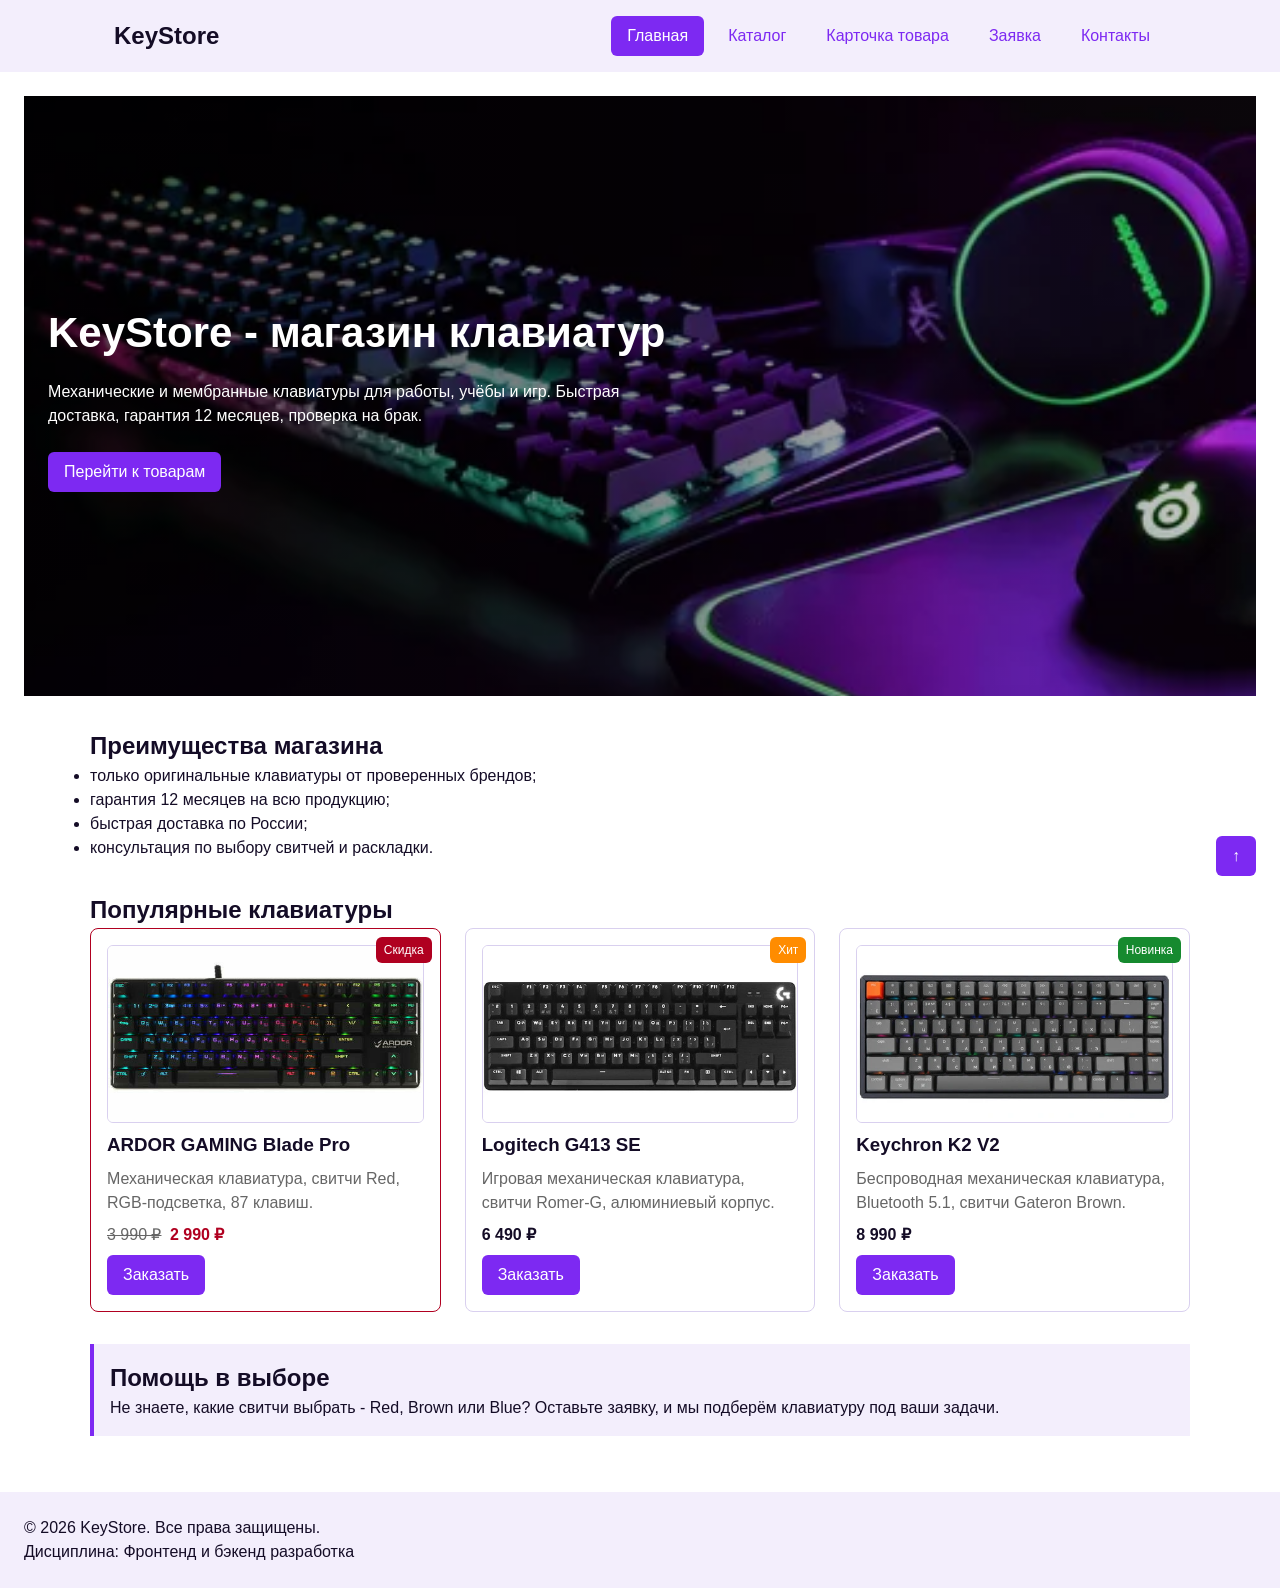
<file: index.html>
<!doctype html>
<html lang="ru">
  <head>
    <meta charset="UTF-8" />
    <meta name="viewport" content="width=device-width, initial-scale=1.0" />
    <meta
      name="description"
      content="KeyStore - учебный интернет-магазин механических и мембранных клавиатур. Каталог, характеристики, заявка."
    />
    <meta name="twitter:card" content="summary_large_image">
    <meta property="og:type" content="website" />
    <meta property="og:title" content="KeyStore - магазин клавиатур" />
    <meta
      property="og:description"
      content="Механические и мембранные клавиатуры для работы и игр."
    />
    <meta
      property="og:image"
      content="https://z1kax.github.io/kr1-html-css-shop/images/preview.jpg"
    />

    <title>KeyStore - магазин клавиатур</title>

    <link rel="icon" type="image/svg+xml" href="images/favicon.svg">
    <link rel="stylesheet" href="css/style.css" />
    <script src="js/main.js" defer></script>
  </head>
  <body>
    <header class="site-header">
      <div class="site-header__inner">
        <a class="site-header__logo" href="index.html">KeyStore</a>

        <nav class="site-nav" aria-label="Основная навигация">
          <ul class="site-nav__list">
            <li class="site-nav__item">
              <a class="site-nav__link site-nav__link--active" href="index.html"
                >Главная</a
              >
            </li>
            <li class="site-nav__item">
              <a class="site-nav__link" href="catalog.html">Каталог</a>
            </li>
            <li class="site-nav__item">
              <a class="site-nav__link" href="product.html">Карточка товара</a>
            </li>
            <li class="site-nav__item">
              <a class="site-nav__link" href="order.html">Заявка</a>
            </li>
            <li class="site-nav__item">
              <a class="site-nav__link" href="contacts.html">Контакты</a>
            </li>
          </ul>
        </nav>
      </div>
    </header>

    <main>
      <section class="hero">
        <div class="hero__background">
          <img class="hero__image" src="images/hero-keyboard.jpg" alt="" />
        </div>
        <div class="hero__content">
          <h1>KeyStore - магазин клавиатур</h1>
          <p>
            Механические и мембранные клавиатуры для работы, учёбы и игр.
            Быстрая доставка, гарантия 12 месяцев, проверка на брак.
          </p>
          <a class="button button--primary" href="#popular"
            >Перейти к товарам</a
          >
        </div>
      </section>

      <section class="section" id="advantages">
        <h2>Преимущества магазина</h2>
        <ul class="advantages-list">
          <li>только оригинальные клавиатуры от проверенных брендов;</li>
          <li>гарантия 12 месяцев на всю продукцию;</li>
          <li>быстрая доставка по России;</li>
          <li>консультация по выбору свитчей и раскладки.</li>
        </ul>
      </section>

      <section class="section" id="popular">
        <h2>Популярные клавиатуры</h2>

        <div class="products-grid">
          <article class="product-card product-card--discount">
            <span class="product-card__badge product-card__badge--discount"
              >Скидка</span
            >
            <div class="product-card__image-wrap">
              <img
                class="product-card__image"
                src="images/keyboard-ardor.jpg"
                alt="Механическая клавиатура ARDOR GAMING Blade Pro"
              />
            </div>
            <h3 class="product-card__title">ARDOR GAMING Blade Pro</h3>
            <p class="product-card__description">
              Механическая клавиатура, свитчи Red, RGB-подсветка, 87 клавиш.
            </p>
            <p class="product-card__price">
              <span class="product-card__price-old">3 990 ₽</span>
              2 990 ₽
            </p>
            <button
              class="button button--primary product-card__button"
              type="button"
              data-product="ARDOR GAMING Blade Pro"
            >
              Заказать
            </button>
          </article>

          <article class="product-card">
            <span class="product-card__badge product-card__badge--hit"
              >Хит</span
            >
            <div class="product-card__image-wrap">
              <img
                class="product-card__image"
                src="images/keyboard-logitech.jpg"
                alt="Игровая механическая клавиатура Logitech G413 SE"
              />
            </div>
            <h3 class="product-card__title">Logitech G413 SE</h3>
            <p class="product-card__description">
              Игровая механическая клавиатура, свитчи Romer-G, алюминиевый
              корпус.
            </p>
            <p class="product-card__price">6 490 ₽</p>
            <button
              class="button button--primary product-card__button"
              type="button"
              data-product="Logitech G413 SE"
            >
              Заказать
            </button>
          </article>

          <article class="product-card">
            <span class="product-card__badge product-card__badge--new"
              >Новинка</span
            >
            <div class="product-card__image-wrap">
              <img
                class="product-card__image"
                src="images/keyboard-keychron.jpg"
                alt="Беспроводная клавиатура Keychron K2 V2"
              />
            </div>
            <h3 class="product-card__title">Keychron K2 V2</h3>
            <p class="product-card__description">
              Беспроводная механическая клавиатура, Bluetooth 5.1, свитчи
              Gateron Brown.
            </p>
            <p class="product-card__price">8 990 ₽</p>
            <button
              class="button button--primary product-card__button"
              type="button"
              data-product="Keychron K2 V2"
            >
              Заказать
            </button>
          </article>
        </div>
      </section>

      <aside class="aside-info">
        <h2>Помощь в выборе</h2>
        <p>
          Не знаете, какие свитчи выбрать - Red, Brown или Blue? Оставьте
          заявку, и мы подберём клавиатуру под ваши задачи.
        </p>
      </aside>
    </main>

    <footer class="site-footer" id="contacts">
      <p>&copy; 2026 KeyStore. Все права защищены.</p>
      <p>Дисциплина: Фронтенд и бэкенд разработка</p>
    </footer>

    <dialog
      class="order-dialog"
      id="order-dialog"
      aria-labelledby="order-dialog-title"
    >
      <h2 class="order-dialog__title" id="order-dialog-title">
        Оформление заявки
      </h2>

      <form
        class="order-form"
        id="order-form"
        action="#"
        method="post"
        novalidate
      >
        <input id="selected-product" name="selected-product" type="hidden" />

        <div class="order-form__field">
          <label class="order-form__label" for="order-name">Имя</label>
          <input
            class="order-form__input"
            id="order-name"
            name="name"
            type="text"
            placeholder="Введите ваше имя"
            minlength="2"
            autocomplete="given-name"
            required
          />
        </div>

        <div class="order-form__field">
          <label class="order-form__label" for="order-email">E-mail</label>
          <input
            class="order-form__input"
            id="order-email"
            name="email"
            type="email"
            placeholder="example@mail.ru"
            autocomplete="email"
            required
          />
        </div>

        <div class="order-form__field">
          <label class="order-form__label" for="order-phone">Телефон</label>
          <input
            class="order-form__input"
            id="order-phone"
            name="phone"
            type="tel"
            inputmode="tel"
            placeholder="+7 (900) 000-00-00"
            pattern="^\+7 \(\d{3}\) \d{3}-\d{2}-\d{2}$"
            required
          />
          <small>Формат: +7 (900) 000-00-00</small>
        </div>

        <div class="order-form__field">
          <label class="order-form__label" for="order-date">Дата связи</label>
          <input
            class="order-form__input"
            id="order-date"
            name="date"
            type="date"
          />
        </div>

        <div class="order-form__field">
          <label class="order-form__label" for="order-topic">Тема заявки</label>
          <select
            class="order-form__select"
            id="order-topic"
            name="topic"
            required
          >
            <option value="">Выберите тему</option>
            <option value="product">Заказ клавиатуры</option>
            <option value="consultation">Консультация по выбору</option>
            <option value="delivery">Вопрос по доставке</option>
          </select>
        </div>

        <div class="order-form__field">
          <label class="order-form__label" for="order-comment"
            >Комментарий</label
          >
          <textarea
            class="order-form__textarea"
            id="order-comment"
            name="comment"
            rows="4"
            placeholder="Укажите дополнительную информацию"
          ></textarea>
        </div>

        <div class="order-form__field">
          <label class="order-form__label">
            <input
              class="order-form__input"
              id="order-agreement"
              name="agreement"
              type="checkbox"
              required
            />
            Я согласен на обработку данных
          </label>
        </div>

        <div class="order-form__actions">
          <button
            class="button button--secondary"
            type="button"
            id="close-order-dialog"
          >
            Закрыть
          </button>
          <button class="button button--primary" type="submit">
            Отправить заявку
          </button>
        </div>
      </form>
    </dialog>

    <p class="success-message" id="success-message" hidden>
      Форма успешно отправлена!
    </p>

    <a class="button button--primary scroll-top" href="#" aria-label="Наверх"
      >↑</a
    >
  </body>
</html>
</file>
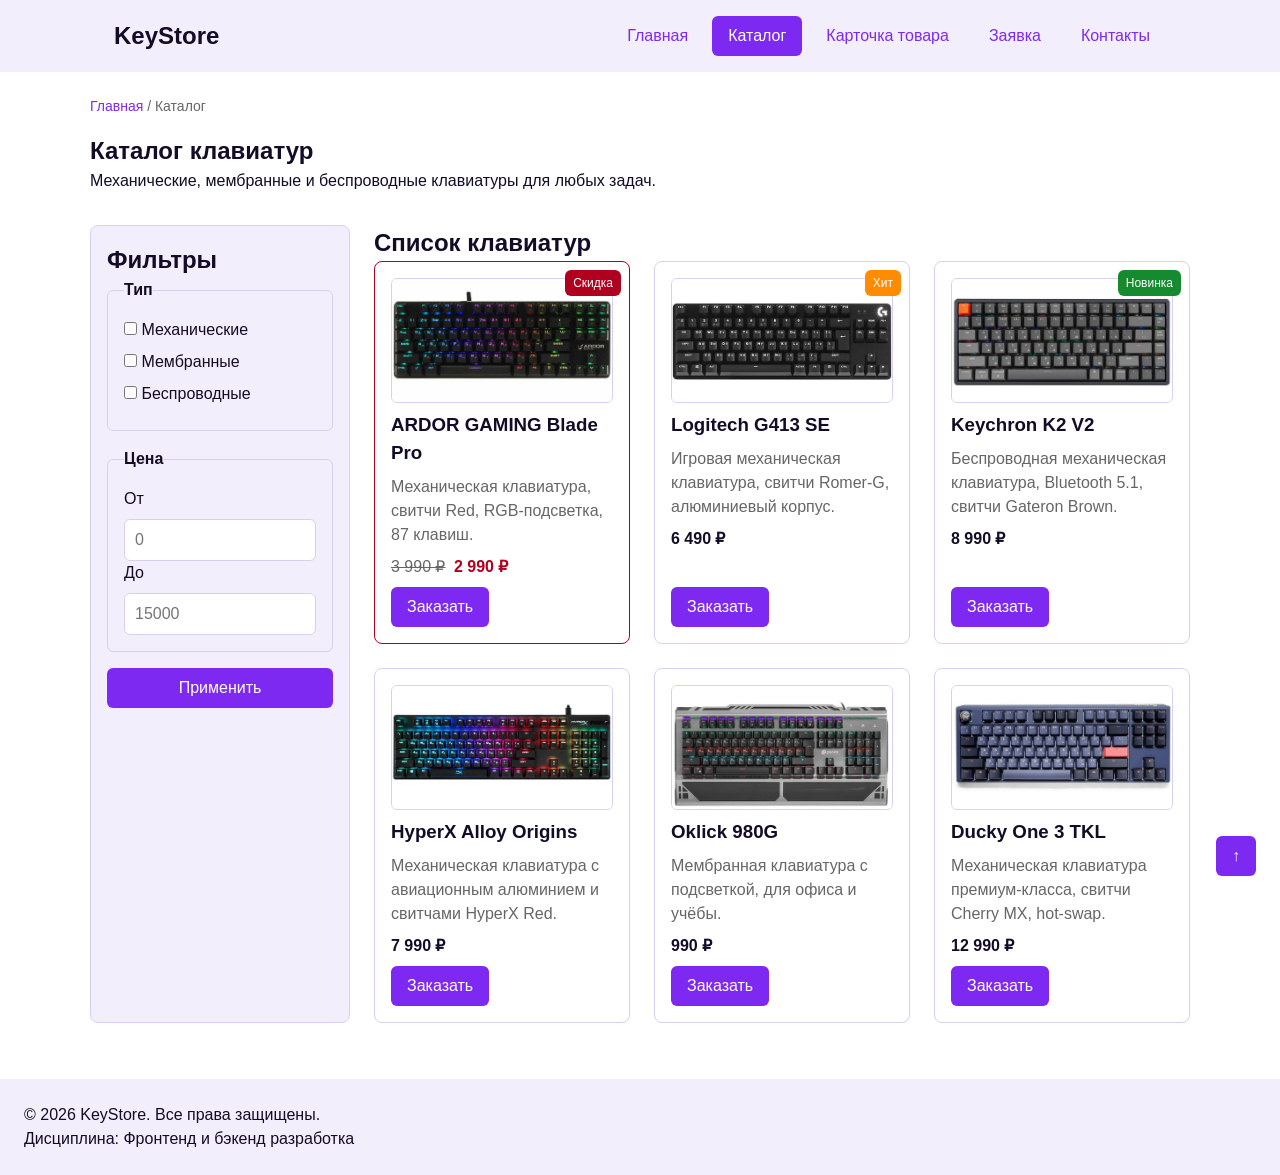
<file: catalog.html>
<!DOCTYPE html>
<html lang="ru">
<head>
  <meta charset="UTF-8">
  <meta name="viewport" content="width=device-width, initial-scale=1.0">
  <meta name="description" content="Каталог клавиатур KeyStore - механические, мембранные, беспроводные.">
  <meta name="twitter:card" content="summary_large_image">
  <meta property="og:type" content="website">
  <meta property="og:title" content="Каталог клавиатур - KeyStore">
  <meta property="og:description" content="Каталог механических и мембранных клавиатур KeyStore.">
  <meta property="og:image" content="https://z1kax.github.io/kr1-html-css-shop/images/preview.jpg">

  <title>Каталог клавиатур - KeyStore</title>

  <link rel="icon" type="image/svg+xml" href="images/favicon.svg">
  <link rel="stylesheet" href="css/style.css">
  <script src="js/main.js" defer></script>
</head>
<body>
  <header class="site-header">
    <div class="site-header__inner">
      <a class="site-header__logo" href="index.html">KeyStore</a>
      <nav class="site-nav" aria-label="Основная навигация">
        <ul class="site-nav__list">
          <li class="site-nav__item"><a class="site-nav__link" href="index.html">Главная</a></li>
          <li class="site-nav__item"><a class="site-nav__link site-nav__link--active" href="catalog.html">Каталог</a></li>
          <li class="site-nav__item"><a class="site-nav__link" href="product.html">Карточка товара</a></li>
          <li class="site-nav__item"><a class="site-nav__link" href="order.html">Заявка</a></li>
          <li class="site-nav__item"><a class="site-nav__link" href="contacts.html">Контакты</a></li>
        </ul>
      </nav>
    </div>
  </header>

  <main>
    <nav class="breadcrumbs" aria-label="Хлебные крошки">
      <a class="breadcrumbs__link" href="index.html">Главная</a>
      <span class="breadcrumbs__current">Каталог</span>
    </nav>

    <section class="section">
      <h1>Каталог клавиатур</h1>
      <p>Механические, мембранные и беспроводные клавиатуры для любых задач.</p>
    </section>

    <section class="catalog-layout">
      <aside class="catalog-filters">
        <h2>Фильтры</h2>
        <form class="filters-form" action="#" method="get">
          <fieldset>
            <legend>Тип</legend>
            <label><input type="checkbox" name="type" value="mechanical"> Механические</label>
            <label><input type="checkbox" name="type" value="membrane"> Мембранные</label>
            <label><input type="checkbox" name="type" value="wireless"> Беспроводные</label>
          </fieldset>

          <fieldset>
            <legend>Цена</legend>
            <label for="price-from">От</label>
            <input id="price-from" name="price-from" type="number" min="0" placeholder="0">
            <label for="price-to">До</label>
            <input id="price-to" name="price-to" type="number" min="0" placeholder="15000">
          </fieldset>

          <button class="button button--primary" type="submit">Применить</button>
        </form>
      </aside>

      <section class="catalog-products">
        <h2>Список клавиатур</h2>
        <div class="products-grid">
          <article class="product-card product-card--discount">
            <span class="product-card__badge product-card__badge--discount">Скидка</span>
            <div class="product-card__image-wrap">
              <img class="product-card__image" src="images/keyboard-ardor.jpg" alt="Механическая клавиатура ARDOR GAMING Blade Pro">
            </div>
            <h3 class="product-card__title">ARDOR GAMING Blade Pro</h3>
            <p class="product-card__description">Механическая клавиатура, свитчи Red, RGB-подсветка, 87 клавиш.</p>
            <p class="product-card__price">
              <span class="product-card__price-old">3 990 ₽</span>
              2 990 ₽
            </p>
            <button class="button button--primary product-card__button" type="button" data-product="ARDOR GAMING Blade Pro">Заказать</button>
          </article>

          <article class="product-card">
            <span class="product-card__badge product-card__badge--hit">Хит</span>
            <div class="product-card__image-wrap">
              <img class="product-card__image" src="images/keyboard-logitech.jpg" alt="Игровая механическая клавиатура Logitech G413 SE">
            </div>
            <h3 class="product-card__title">Logitech G413 SE</h3>
            <p class="product-card__description">Игровая механическая клавиатура, свитчи Romer-G, алюминиевый корпус.</p>
            <p class="product-card__price">6 490 ₽</p>
            <button class="button button--primary product-card__button" type="button" data-product="Logitech G413 SE">Заказать</button>
          </article>

          <article class="product-card">
            <span class="product-card__badge product-card__badge--new">Новинка</span>
            <div class="product-card__image-wrap">
              <img class="product-card__image" src="images/keyboard-keychron.jpg" alt="Беспроводная клавиатура Keychron K2 V2">
            </div>
            <h3 class="product-card__title">Keychron K2 V2</h3>
            <p class="product-card__description">Беспроводная механическая клавиатура, Bluetooth 5.1, свитчи Gateron Brown.</p>
            <p class="product-card__price">8 990 ₽</p>
            <button class="button button--primary product-card__button" type="button" data-product="Keychron K2 V2">Заказать</button>
          </article>

          <article class="product-card">
            <div class="product-card__image-wrap">
              <img class="product-card__image" src="images/keyboard-hyperx.jpg" alt="Механическая клавиатура HyperX Alloy Origins">
            </div>
            <h3 class="product-card__title">HyperX Alloy Origins</h3>
            <p class="product-card__description">Механическая клавиатура с авиационным алюминием и свитчами HyperX Red.</p>
            <p class="product-card__price">7 990 ₽</p>
            <button class="button button--primary product-card__button" type="button" data-product="HyperX Alloy Origins">Заказать</button>
          </article>

          <article class="product-card">
            <div class="product-card__image-wrap">
              <img class="product-card__image" src="images/keyboard-oklick.jpg" alt="Мембранная клавиатура Oklick 980G">
            </div>
            <h3 class="product-card__title">Oklick 980G</h3>
            <p class="product-card__description">Мембранная клавиатура с подсветкой, для офиса и учёбы.</p>
            <p class="product-card__price">990 ₽</p>
            <button class="button button--primary product-card__button" type="button" data-product="Oklick 980G">Заказать</button>
          </article>

          <article class="product-card">
            <div class="product-card__image-wrap">
              <img class="product-card__image" src="images/keyboard-ducky.jpg" alt="Механическая клавиатура Ducky One 3 TKL">
            </div>
            <h3 class="product-card__title">Ducky One 3 TKL</h3>
            <p class="product-card__description">Механическая клавиатура премиум-класса, свитчи Cherry MX, hot-swap.</p>
            <p class="product-card__price">12 990 ₽</p>
            <button class="button button--primary product-card__button" type="button" data-product="Ducky One 3 TKL">Заказать</button>
          </article>
        </div>
      </section>
    </section>
  </main>

  <footer class="site-footer">
    <p>&copy; 2026 KeyStore. Все права защищены.</p>
    <p>Дисциплина: Фронтенд и бэкенд разработка</p>
  </footer>

  <dialog class="order-dialog" id="order-dialog" aria-labelledby="order-dialog-title">
    <h2 class="order-dialog__title" id="order-dialog-title">Оформление заявки</h2>
    <form class="order-form" id="order-form" action="#" method="post" novalidate>
      <input id="selected-product" name="selected-product" type="hidden">
      <div class="order-form__field">
        <label class="order-form__label" for="order-name">Имя</label>
        <input class="order-form__input" id="order-name" name="name" type="text" minlength="2" required>
      </div>
      <div class="order-form__field">
        <label class="order-form__label" for="order-email">E-mail</label>
        <input class="order-form__input" id="order-email" name="email" type="email" required>
      </div>
      <div class="order-form__field">
        <label class="order-form__label" for="order-phone">Телефон</label>
        <input class="order-form__input" id="order-phone" name="phone" type="tel"
               pattern="^\+7 \(\d{3}\) \d{3}-\d{2}-\d{2}$" required>
        <small>Формат: +7 (900) 000-00-00</small>
      </div>
      <div class="order-form__field">
        <label class="order-form__label" for="order-topic">Тема заявки</label>
        <select class="order-form__select" id="order-topic" name="topic" required>
          <option value="">Выберите тему</option>
          <option value="product">Заказ клавиатуры</option>
          <option value="consultation">Консультация по выбору</option>
          <option value="delivery">Вопрос по доставке</option>
        </select>
      </div>
      <div class="order-form__field">
        <label class="order-form__label" for="order-comment">Комментарий</label>
        <textarea class="order-form__textarea" id="order-comment" name="comment" rows="4"></textarea>
      </div>
      <div class="order-form__field">
        <label class="order-form__label">
          <input class="order-form__input" id="order-agreement" name="agreement" type="checkbox" required>
          Я согласен на обработку данных
        </label>
      </div>
      <div class="order-form__actions">
        <button class="button button--secondary" type="button" id="close-order-dialog">Закрыть</button>
        <button class="button button--primary" type="submit">Отправить заявку</button>
      </div>
    </form>
  </dialog>

  <p class="success-message" id="success-message" hidden>Форма успешно отправлена!</p>

  <a class="button button--primary scroll-top" href="#" aria-label="Наверх">↑</a>
</body>
</html>
</file>
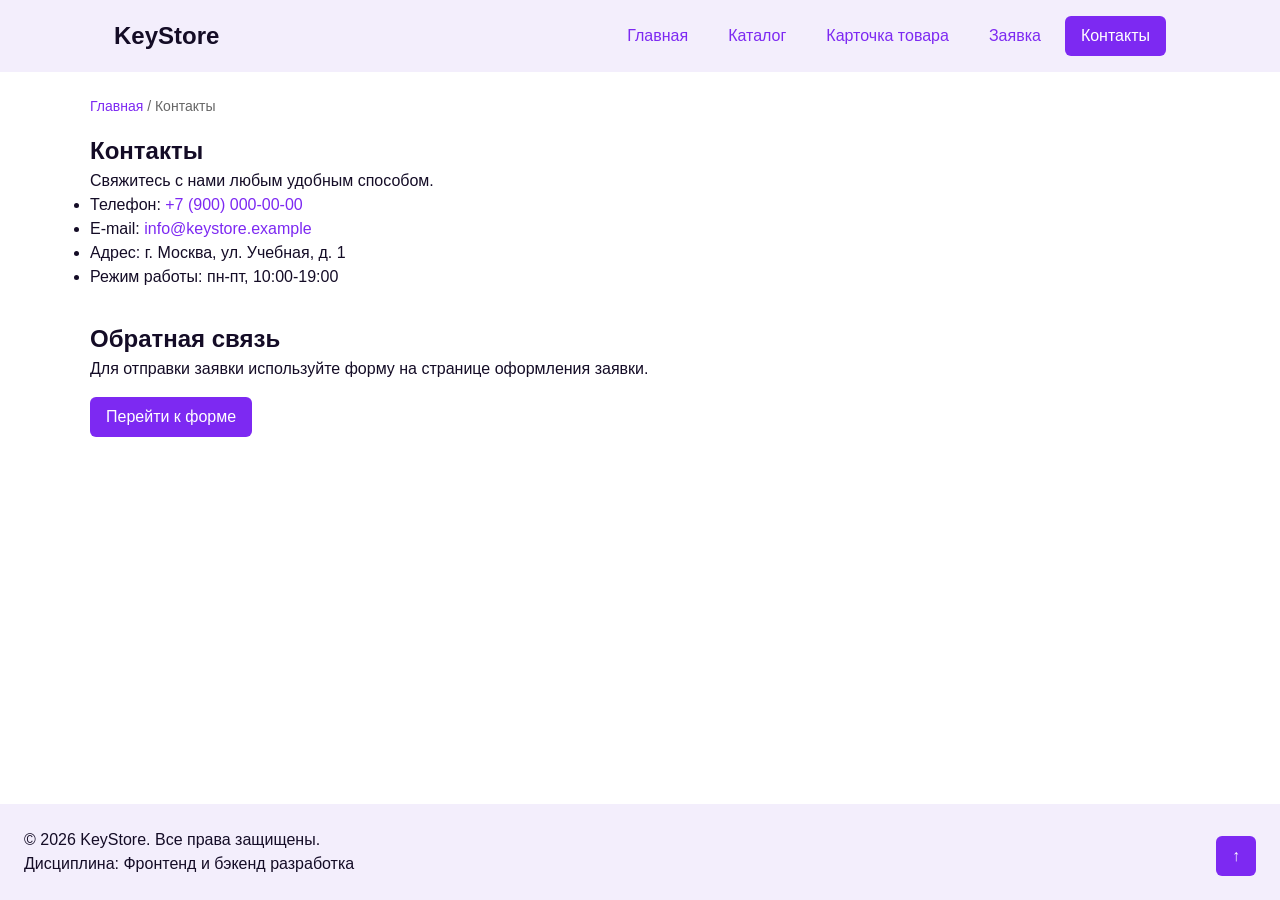
<file: contacts.html>
<!DOCTYPE html>
<html lang="ru">
<head>
  <meta charset="UTF-8">
  <meta name="viewport" content="width=device-width, initial-scale=1.0">
  <meta name="description" content="Контакты магазина клавиатур KeyStore.">
  <meta name="twitter:card" content="summary_large_image">
  <meta property="og:type" content="website">
  <meta property="og:title" content="Контакты - KeyStore">
  <meta property="og:description" content="Контактная информация магазина клавиатур KeyStore.">
  <meta property="og:image" content="https://z1kax.github.io/kr1-html-css-shop/images/preview.jpg">

  <title>Контакты - KeyStore</title>

  <link rel="icon" type="image/svg+xml" href="images/favicon.svg">
  <link rel="stylesheet" href="css/style.css">
  <script src="js/main.js" defer></script>
</head>
<body>
  <header class="site-header">
    <div class="site-header__inner">
      <a class="site-header__logo" href="index.html">KeyStore</a>
      <nav class="site-nav" aria-label="Основная навигация">
        <ul class="site-nav__list">
          <li class="site-nav__item"><a class="site-nav__link" href="index.html">Главная</a></li>
          <li class="site-nav__item"><a class="site-nav__link" href="catalog.html">Каталог</a></li>
          <li class="site-nav__item"><a class="site-nav__link" href="product.html">Карточка товара</a></li>
          <li class="site-nav__item"><a class="site-nav__link" href="order.html">Заявка</a></li>
          <li class="site-nav__item"><a class="site-nav__link site-nav__link--active" href="contacts.html">Контакты</a></li>
        </ul>
      </nav>
    </div>
  </header>

  <main>
    <nav class="breadcrumbs" aria-label="Хлебные крошки">
      <a class="breadcrumbs__link" href="index.html">Главная</a>
      <span class="breadcrumbs__current">Контакты</span>
    </nav>

    <section class="section">
      <h1>Контакты</h1>
      <p>Свяжитесь с нами любым удобным способом.</p>
      <ul>
        <li>Телефон: <a href="tel:+79000000000">+7 (900) 000-00-00</a></li>
        <li>E-mail: <a href="mailto:info@keystore.example">info@keystore.example</a></li>
        <li>Адрес: г. Москва, ул. Учебная, д. 1</li>
        <li>Режим работы: пн-пт, 10:00-19:00</li>
      </ul>
    </section>

    <section class="section" id="feedback">
      <h2>Обратная связь</h2>
      <p>Для отправки заявки используйте форму на странице оформления заявки.</p>
      <a class="button button--primary" href="order.html">Перейти к форме</a>
    </section>
  </main>

  <footer class="site-footer">
    <p>&copy; 2026 KeyStore. Все права защищены.</p>
    <p>Дисциплина: Фронтенд и бэкенд разработка</p>
  </footer>

  <a class="button button--primary scroll-top" href="#" aria-label="Наверх">↑</a>
</body>
</html>
</file>
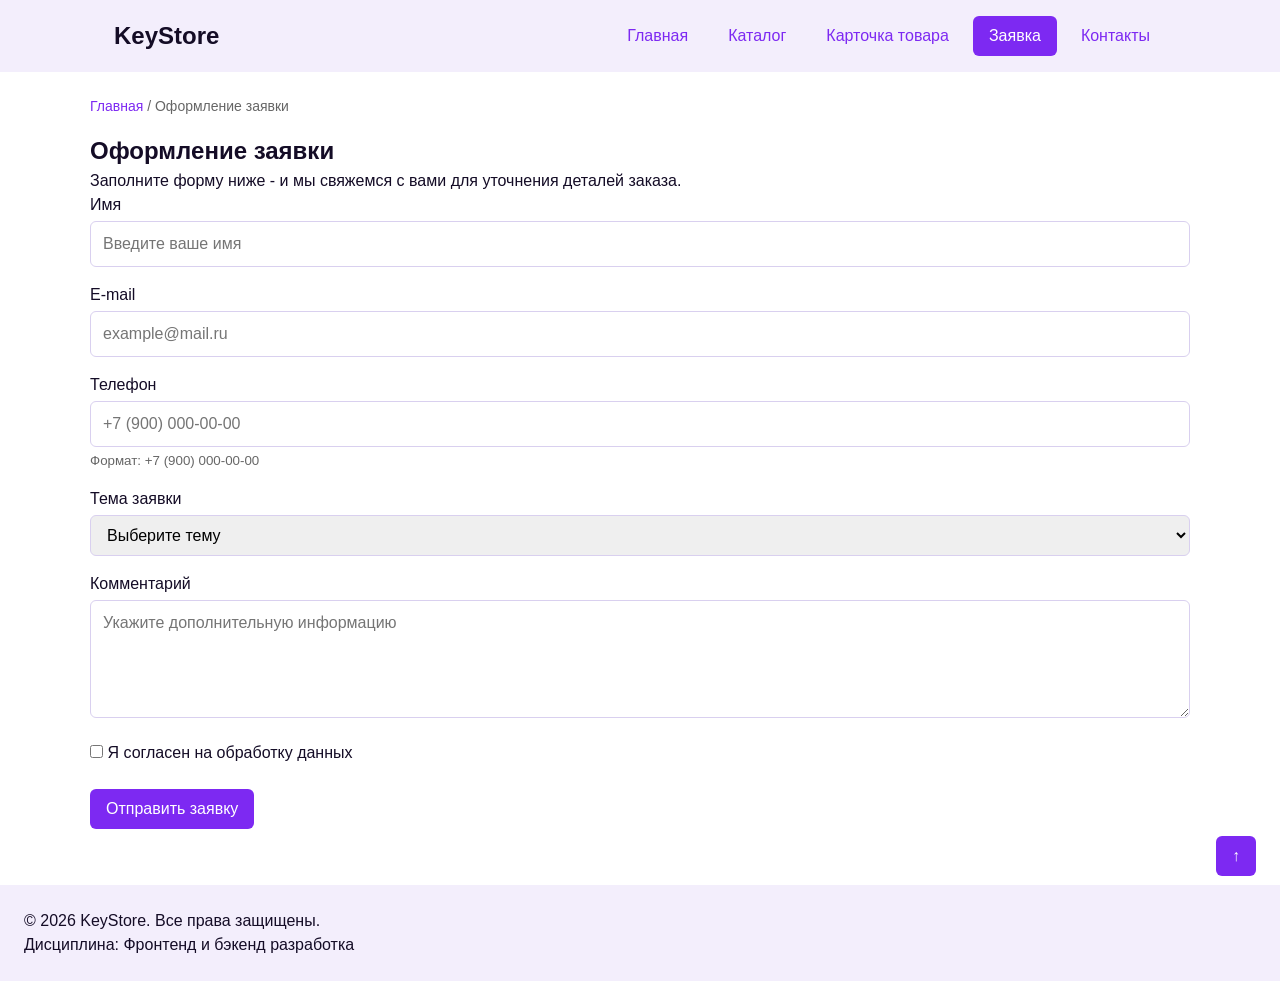
<file: order.html>
<!DOCTYPE html>
<html lang="ru">
<head>
  <meta charset="UTF-8">
  <meta name="viewport" content="width=device-width, initial-scale=1.0">
  <meta name="description" content="Оформление заявки на клавиатуру в магазине KeyStore.">
  <meta name="twitter:card" content="summary_large_image">
  <meta property="og:type" content="website">
  <meta property="og:title" content="Оформление заявки - KeyStore">
  <meta property="og:description" content="Оформление заявки на клавиатуру в магазине KeyStore.">
  <meta property="og:image" content="https://z1kax.github.io/kr1-html-css-shop/images/preview.jpg">

  <title>Оформление заявки - KeyStore</title>

  <link rel="icon" type="image/svg+xml" href="images/favicon.svg">
  <link rel="stylesheet" href="css/style.css">
  <script src="js/main.js" defer></script>
</head>
<body>
  <header class="site-header">
    <div class="site-header__inner">
      <a class="site-header__logo" href="index.html">KeyStore</a>
      <nav class="site-nav" aria-label="Основная навигация">
        <ul class="site-nav__list">
          <li class="site-nav__item"><a class="site-nav__link" href="index.html">Главная</a></li>
          <li class="site-nav__item"><a class="site-nav__link" href="catalog.html">Каталог</a></li>
          <li class="site-nav__item"><a class="site-nav__link" href="product.html">Карточка товара</a></li>
          <li class="site-nav__item"><a class="site-nav__link site-nav__link--active" href="order.html">Заявка</a></li>
          <li class="site-nav__item"><a class="site-nav__link" href="contacts.html">Контакты</a></li>
        </ul>
      </nav>
    </div>
  </header>

  <main>
    <nav class="breadcrumbs" aria-label="Хлебные крошки">
      <a class="breadcrumbs__link" href="index.html">Главная</a>
      <span class="breadcrumbs__current">Оформление заявки</span>
    </nav>

    <section class="section">
      <h1>Оформление заявки</h1>
      <p>Заполните форму ниже - и мы свяжемся с вами для уточнения деталей заказа.</p>

      <form class="order-form" action="#" method="post">
        <div class="order-form__field">
          <label class="order-form__label" for="order-page-name">Имя</label>
          <input class="order-form__input" id="order-page-name" name="name" type="text"
                 placeholder="Введите ваше имя" minlength="2" required>
        </div>

        <div class="order-form__field">
          <label class="order-form__label" for="order-page-email">E-mail</label>
          <input class="order-form__input" id="order-page-email" name="email" type="email"
                 placeholder="example@mail.ru" required>
        </div>

        <div class="order-form__field">
          <label class="order-form__label" for="order-page-phone">Телефон</label>
          <input class="order-form__input" id="order-page-phone" name="phone" type="tel"
                 inputmode="tel" placeholder="+7 (900) 000-00-00"
                 pattern="^\+7 \(\d{3}\) \d{3}-\d{2}-\d{2}$" required>
          <small>Формат: +7 (900) 000-00-00</small>
        </div>

        <div class="order-form__field">
          <label class="order-form__label" for="order-page-topic">Тема заявки</label>
          <select class="order-form__select" id="order-page-topic" name="topic" required>
            <option value="">Выберите тему</option>
            <option value="product">Заказ клавиатуры</option>
            <option value="consultation">Консультация по выбору</option>
            <option value="delivery">Вопрос по доставке</option>
          </select>
        </div>

        <div class="order-form__field">
          <label class="order-form__label" for="order-page-comment">Комментарий</label>
          <textarea class="order-form__textarea" id="order-page-comment" name="comment"
                    rows="4" placeholder="Укажите дополнительную информацию"></textarea>
        </div>

        <div class="order-form__field">
          <label class="order-form__label">
            <input class="order-form__input" id="order-page-agreement" name="agreement"
                   type="checkbox" required>
            Я согласен на обработку данных
          </label>
        </div>

        <div class="order-form__actions">
          <button class="button button--primary" type="submit">Отправить заявку</button>
        </div>
      </form>
    </section>
  </main>

  <footer class="site-footer">
    <p>&copy; 2026 KeyStore. Все права защищены.</p>
    <p>Дисциплина: Фронтенд и бэкенд разработка</p>
  </footer>

  <a class="button button--primary scroll-top" href="#" aria-label="Наверх">↑</a>
</body>
</html>
</file>
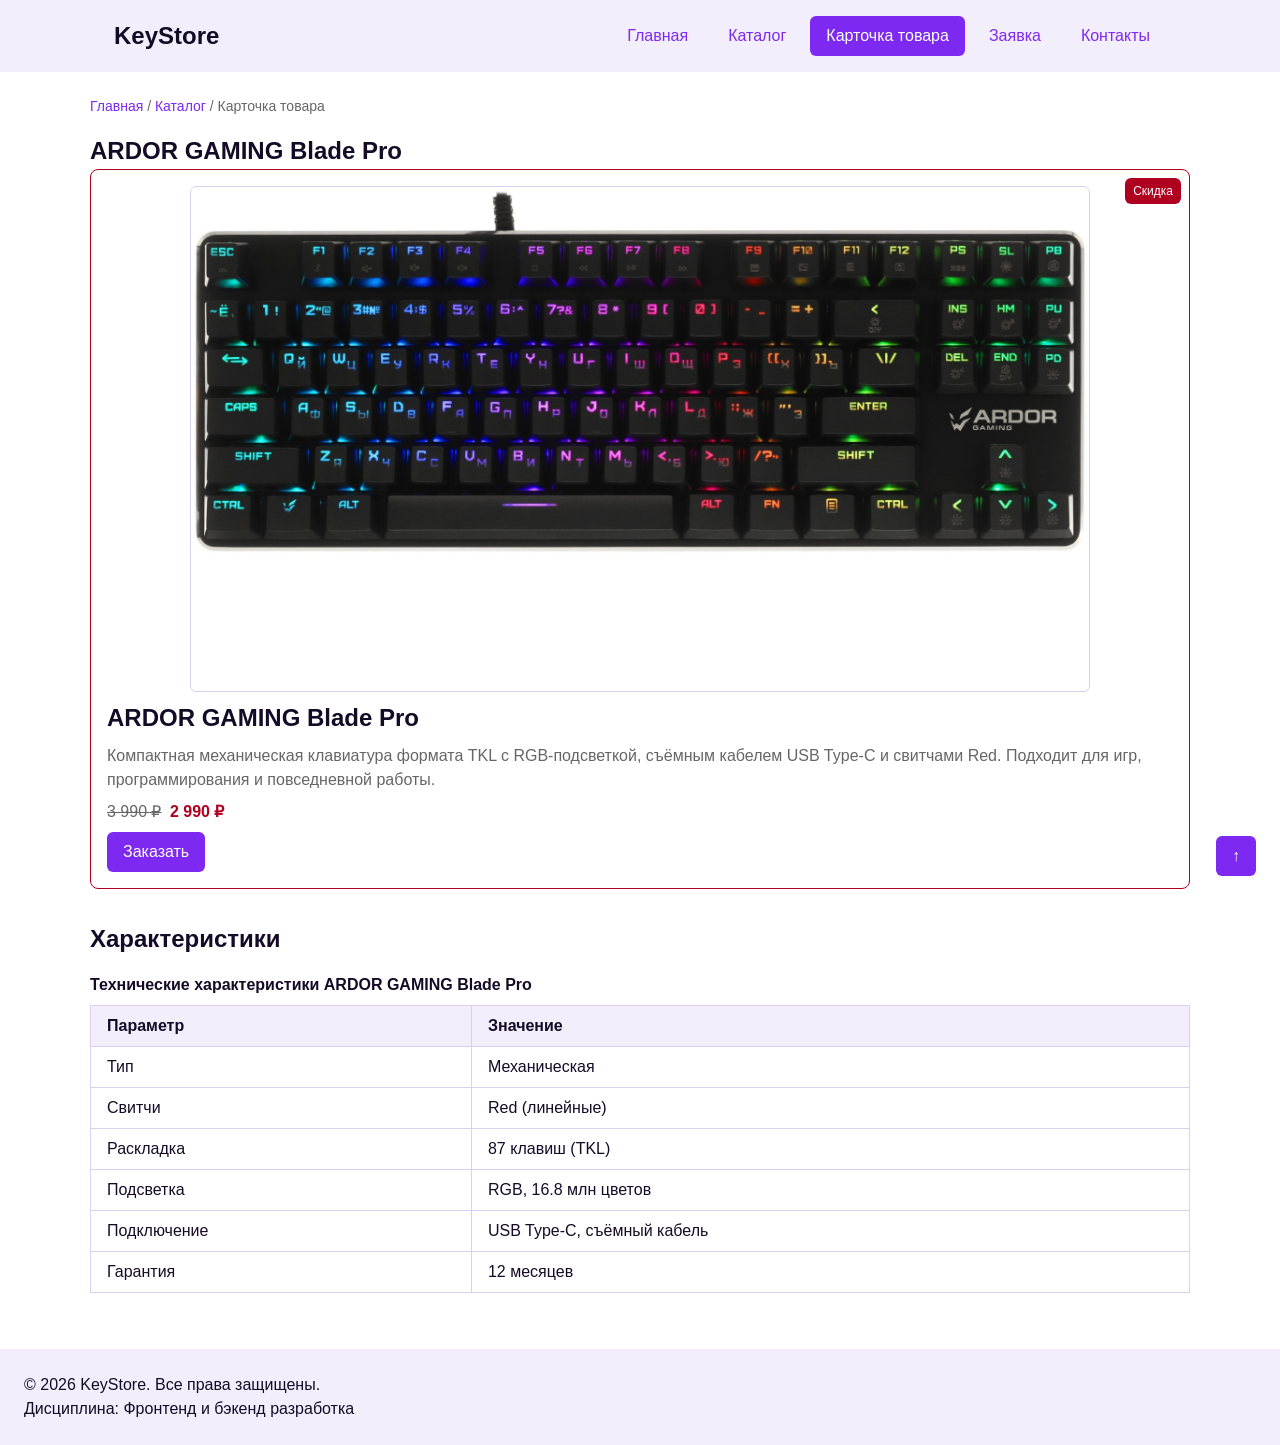
<file: product.html>
<!DOCTYPE html>
<html lang="ru">
<head>
  <meta charset="UTF-8">
  <meta name="viewport" content="width=device-width, initial-scale=1.0">
  <meta name="description" content="ARDOR GAMING Blade Pro - механическая клавиатура с RGB-подсветкой и свитчами Red.">
  <meta name="twitter:card" content="summary_large_image">
  <meta property="og:type" content="website">
  <meta property="og:title" content="ARDOR GAMING Blade Pro - KeyStore">
  <meta property="og:description" content="Механическая клавиатура с RGB-подсветкой и свитчами Red.">
  <meta property="og:image" content="https://z1kax.github.io/kr1-html-css-shop/images/preview.jpg">

  <title>ARDOR GAMING Blade Pro - KeyStore</title>

  <link rel="icon" type="image/svg+xml" href="images/favicon.svg">
  <link rel="stylesheet" href="css/style.css">
  <script src="js/main.js" defer></script>
</head>
<body>
  <header class="site-header">
    <div class="site-header__inner">
      <a class="site-header__logo" href="index.html">KeyStore</a>
      <nav class="site-nav" aria-label="Основная навигация">
        <ul class="site-nav__list">
          <li class="site-nav__item"><a class="site-nav__link" href="index.html">Главная</a></li>
          <li class="site-nav__item"><a class="site-nav__link" href="catalog.html">Каталог</a></li>
          <li class="site-nav__item"><a class="site-nav__link site-nav__link--active" href="product.html">Карточка товара</a></li>
          <li class="site-nav__item"><a class="site-nav__link" href="order.html">Заявка</a></li>
          <li class="site-nav__item"><a class="site-nav__link" href="contacts.html">Контакты</a></li>
        </ul>
      </nav>
    </div>
  </header>

  <main>
    <nav class="breadcrumbs" aria-label="Хлебные крошки">
      <a class="breadcrumbs__link" href="index.html">Главная</a>
      <a class="breadcrumbs__link" href="catalog.html">Каталог</a>
      <span class="breadcrumbs__current">Карточка товара</span>
    </nav>

    <section class="section">
      <h1>ARDOR GAMING Blade Pro</h1>

      <article class="product-card product-card--discount">
        <span class="product-card__badge product-card__badge--discount">Скидка</span>
        <div class="product-card__image-wrap product-card__image-wrap--large">
          <img class="product-card__image product-card__image--large" src="images/keyboard-ardor-large.jpg" alt="Механическая клавиатура ARDOR GAMING Blade Pro">
        </div>
        <h2 class="product-card__title">ARDOR GAMING Blade Pro</h2>
        <p class="product-card__description">
          Компактная механическая клавиатура формата TKL с RGB-подсветкой,
          съёмным кабелем USB Type-C и свитчами Red.
          Подходит для игр, программирования и повседневной работы.
        </p>
        <p class="product-card__price">
          <span class="product-card__price-old">3 990 ₽</span>
          2 990 ₽
        </p>
        <button class="button button--primary product-card__button" type="button" data-product="ARDOR GAMING Blade Pro">
          Заказать
        </button>
      </article>
    </section>

    <section class="section">
      <h2>Характеристики</h2>
      <table class="product-table">
        <caption>Технические характеристики ARDOR GAMING Blade Pro</caption>
        <thead>
          <tr>
            <th>Параметр</th>
            <th>Значение</th>
          </tr>
        </thead>
        <tbody>
          <tr>
            <td>Тип</td>
            <td>Механическая</td>
          </tr>
          <tr>
            <td>Свитчи</td>
            <td>Red (линейные)</td>
          </tr>
          <tr>
            <td>Раскладка</td>
            <td>87 клавиш (TKL)</td>
          </tr>
          <tr>
            <td>Подсветка</td>
            <td>RGB, 16.8 млн цветов</td>
          </tr>
          <tr>
            <td>Подключение</td>
            <td>USB Type-C, съёмный кабель</td>
          </tr>
          <tr>
            <td>Гарантия</td>
            <td>12 месяцев</td>
          </tr>
        </tbody>
      </table>
    </section>
  </main>

  <footer class="site-footer">
    <p>&copy; 2026 KeyStore. Все права защищены.</p>
    <p>Дисциплина: Фронтенд и бэкенд разработка</p>
  </footer>

  <dialog class="order-dialog" id="order-dialog" aria-labelledby="order-dialog-title">
    <h2 class="order-dialog__title" id="order-dialog-title">Оформление заявки</h2>
    <form class="order-form" id="order-form" action="#" method="post" novalidate>
      <input id="selected-product" name="selected-product" type="hidden">
      <div class="order-form__field">
        <label class="order-form__label" for="order-name">Имя</label>
        <input class="order-form__input" id="order-name" name="name" type="text" minlength="2" required>
      </div>
      <div class="order-form__field">
        <label class="order-form__label" for="order-email">E-mail</label>
        <input class="order-form__input" id="order-email" name="email" type="email" required>
      </div>
      <div class="order-form__field">
        <label class="order-form__label" for="order-phone">Телефон</label>
        <input class="order-form__input" id="order-phone" name="phone" type="tel"
               pattern="^\+7 \(\d{3}\) \d{3}-\d{2}-\d{2}$" required>
        <small>Формат: +7 (900) 000-00-00</small>
      </div>
      <div class="order-form__field">
        <label class="order-form__label" for="order-topic">Тема заявки</label>
        <select class="order-form__select" id="order-topic" name="topic" required>
          <option value="">Выберите тему</option>
          <option value="product">Заказ клавиатуры</option>
          <option value="consultation">Консультация по выбору</option>
          <option value="delivery">Вопрос по доставке</option>
        </select>
      </div>
      <div class="order-form__field">
        <label class="order-form__label" for="order-comment">Комментарий</label>
        <textarea class="order-form__textarea" id="order-comment" name="comment" rows="4"></textarea>
      </div>
      <div class="order-form__field">
        <label class="order-form__label">
          <input class="order-form__input" id="order-agreement" name="agreement" type="checkbox" required>
          Я согласен на обработку данных
        </label>
      </div>
      <div class="order-form__actions">
        <button class="button button--secondary" type="button" id="close-order-dialog">Закрыть</button>
        <button class="button button--primary" type="submit">Отправить заявку</button>
      </div>
    </form>
  </dialog>

  <p class="success-message" id="success-message" hidden>Форма успешно отправлена!</p>

  <a class="button button--primary scroll-top" href="#" aria-label="Наверх">↑</a>
</body>
</html>
</file>
<file: css/style.css>
/* ===================================
   1. Переменные проекта
   =================================== */

:root {
/* Изменённый стиль сайта под хиро */
  --color-primary: #7D29F2;
  --color-primary-dark: #690FA6;
  --color-text: #140C26;
  --color-surface: #f3eefc;
  --color-surface-accent: #ece4fb;
  --color-border: #d9d0ef;

/* Базовые цвета сайта */
  --color-bg: #ffffff;
  --color-muted: #666666;
  --color-danger: #b00020;
  --color-success: #168a2f;
  --color-success-bg: #eefaf0;
  --color-hit: #ff8c00;
  --color-white: #ffffff;

  --space-xs: 4px;
  --space-sm: 8px;
  --space-md: 16px;
  --space-lg: 24px;
  --space-xl: 32px;

  --radius-sm: 6px;
  --radius-md: 8px;
  --radius-lg: 12px;

  --container-width: 1100px;
}

/* ===================================
   2. Базовые стили
   =================================== */

* {
  box-sizing: border-box;
  padding: 0;
  margin: 0;
}

/* ИЗМЕНЕНО: body теперь flex-колонка, чтобы футер прижимался к низу */
body {
  min-height: 100vh;
  display: flex;
  flex-direction: column;
  font-family: Arial, sans-serif;
  line-height: 1.5;
  color: var(--color-text);
  background-color: var(--color-bg);
}

/* ИЗМЕНЕНО: main растягивается на всё свободное место */
main {
  flex: 1;
  padding: var(--space-lg);
}

html {
  scroll-behavior: smooth;
}

:target {
  outline: 2px dashed var(--color-primary);
  outline-offset: 4px;
}

/* ===================================
   3. Общие элементы интерфейса
   =================================== */

a {
  color: var(--color-primary);
  text-decoration: none;
}

a {
  color: var(--color-primary);
  text-decoration: none;
}

a:hover {
  color: var(--color-primary-dark);
}

/* Подчёркивание при наведении — только для текстовых ссылок внутри секций */
.section a:not(.button):hover {
  text-decoration: underline;
}

/* Блок button */
.button {
  display: inline-block;
  padding: var(--space-sm) var(--space-md);
  border: none;
  border-radius: var(--radius-sm);
  font: inherit;
  text-decoration: none;
  cursor: pointer;
}

.button--primary {
  color: var(--color-white);
  background-color: var(--color-primary);
}

.button--primary:hover {
  color: var(--color-white);
  background-color: var(--color-primary-dark);
}

.button--secondary {
  color: var(--color-primary);
  background-color: transparent;
  border: 1px solid var(--color-primary);
}

.button--secondary:hover {
  color: var(--color-white);
  background-color: var(--color-primary);
}

.button:focus-visible {
  outline: 2px solid var(--color-primary);
  outline-offset: 3px;
}

.button:disabled,
.button--disabled {
  opacity: 0.6;
  cursor: not-allowed;
}

/* ===================================
   4. Компоненты страницы
   =================================== */

.site-header {
  position: sticky;
  top: 0;
  z-index: 10;
  background-color: var(--color-surface);
}

/* ИЗМЕНЕНО: хедер в одну линию — лого слева, меню справа */
.site-header__inner {
  max-width: var(--container-width);
  margin: 0 auto;
  padding: var(--space-sm) var(--space-lg);
  display: flex;
  flex-wrap: wrap;
  justify-content: space-between;
  align-items: center;
  gap: var(--space-md);
}

/* ИЗМЕНЕНО: логотип компактнее */
.site-header__inner {
  max-width: var(--container-width);
  margin: 0 auto;
  padding: var(--space-md) var(--space-lg);
  display: flex;
  flex-wrap: wrap;
  justify-content: space-between;
  align-items: center;
  gap: var(--space-lg);
}

.site-header__logo {
  font-size: 24px;
  font-weight: 700;
  color: var(--color-text);
  text-decoration: none;
}

.site-nav__list {
  display: flex;
  flex-wrap: wrap;
  align-items: center;
  gap: var(--space-sm);
  margin: 0;
  list-style: none;
}

.site-nav__link {
  display: inline-block;
  padding: var(--space-sm) var(--space-md);
  color: var(--color-primary);
  text-decoration: none;
  border-radius: var(--radius-sm);
  font-size: 16px;
}

.site-nav__link:hover {
  color: var(--color-white);
  background-color: var(--color-primary);
}

.site-nav__link:focus-visible {
  outline: 2px solid var(--color-primary);
  outline-offset: 3px;
}

.site-nav__link--active {
  color: var(--color-white);
  background-color: var(--color-primary);
}

/* Блок hero */
.hero {
  position: relative;
  width: 100%;
  height: 600px;
  overflow: hidden;
  margin-bottom: var(--space-xl);
}

.hero__background {
  width: 100%;
  height: 100%;
}

.hero__image {
  display: block;
  width: 100%;
  height: 100%;
  object-fit: cover;
  object-position: center;
}

.hero__content {
  position: absolute;
  inset: 0;
  display: flex;
  flex-direction: column;
  justify-content: center;
  padding: var(--space-xl) var(--space-lg);
  color: var(--color-white);
  background: linear-gradient(
    to right,
    rgba(0, 0, 0, 0.7),
    rgba(0, 0, 0, 0.2)
  );
}

.hero__content h1 {
  color: var(--color-white);
  font-size: 42px;
  margin-bottom: var(--space-md);
}

.hero__content p {
  color: var(--color-white);
  max-width: 600px;
  margin-bottom: var(--space-lg);
}

.hero .button {
  margin-top: 0;
  align-self: flex-start;
}

/* Блок section */
.section {
  max-width: var(--container-width);
  margin: 0 auto var(--space-xl);
}

/* ИЗМЕНЕНО: кнопка в блоке обратной связи опущена */
#feedback .button {
  margin-top: var(--space-md);
}

/* Блок products-grid */
.products-grid {
  display: grid;
  grid-template-columns: repeat(3, 1fr);
  gap: var(--space-lg);
}

/* Блок product-card */
.product-card {
  position: relative;
  display: flex;
  flex-direction: column;
  gap: var(--space-sm);
  padding: var(--space-md);
  border: 1px solid var(--color-border);
  border-radius: var(--radius-md);
  background-color: var(--color-bg);
}

.product-card:hover {
  border-color: var(--color-primary);
}

.product-card--featured {
  border-color: var(--color-primary);
}

.product-card--discount {
  border-color: var(--color-danger);
}

.product-card__image-wrap {
  position: relative;
  width: 100%;
  aspect-ratio: 16 / 9;
  overflow: hidden;
  background-color: #ffffff;
  border: 1px solid var(--color-border);
  border-radius: var(--radius-sm);
}

.product-card__image {
  display: block;
  width: 100%;
  height: 100%;
  object-fit: cover;
  object-position: center;
}

.product-card__image-wrap--large {
  max-width: 900px;
  margin: 0 auto;
}

.product-card__image--large {
  display: block;
  width: 100%;
  height: auto;
  border-radius: var(--radius-sm);
}

/* Бейдж на карточке — базовый */
.product-card__badge {
  position: absolute;
  top: var(--space-sm);
  right: var(--space-sm);
  z-index: 1;
  padding: 4px 8px;
  color: var(--color-white);
  background-color: var(--color-danger);
  border-radius: var(--radius-sm);
  font-size: 12px;
}

/* Модификаторы бейджа */
.product-card__badge--new {
  background-color: var(--color-success);
}

.product-card__badge--hit {
  background-color: var(--color-hit);
}

.product-card__badge--discount {
  background-color: var(--color-danger);
}

.product-card__title {
  color: var(--color-text);
}

.product-card__description {
  color: var(--color-muted);
}

.product-card__price {
  font-weight: 700;
}

/* Старая цена (зачёркнутая) */
.product-card__price-old {
  margin-right: var(--space-xs);
  color: var(--color-muted);
  text-decoration: line-through;
  font-weight: 400;
}

.product-card--discount .product-card__price {
  color: var(--color-danger);
}

.product-card__button {
  margin-top: auto;
  align-self: flex-start;
}

/* Блок aside-info */
.aside-info {
  max-width: var(--container-width);
  margin: 0 auto var(--space-xl);
  padding: var(--space-md);
  border-left: 4px solid var(--color-primary);
  background-color: var(--color-surface);
}

/* Блок breadcrumbs */
.breadcrumbs {
  max-width: var(--container-width);
  margin: 0 auto var(--space-md);
  font-size: 14px;
  color: var(--color-muted);
}

/* ИЗМЕНЕНО: убрал подчёркивание у ссылок в крошках */
.breadcrumbs__link {
  color: var(--color-primary);
  text-decoration: none;
}

.breadcrumbs__link:hover {
  text-decoration: underline;
}

.breadcrumbs__link + .breadcrumbs__link::before,
.breadcrumbs__current::before {
  content: " / ";
  color: var(--color-muted);
}

/* Блок catalog-layout */
.catalog-layout {
  max-width: var(--container-width);
  margin: 0 auto var(--space-xl);
  display: grid;
  grid-template-columns: 260px 1fr;
  grid-template-areas: "filters products";
  gap: var(--space-lg);
}

.catalog-filters {
  grid-area: filters;
  padding: var(--space-md);
  border: 1px solid var(--color-border);
  border-radius: var(--radius-md);
  background-color: var(--color-surface);
}

.catalog-products {
  grid-area: products;
}

/* Форма фильтров каталога */
.filters-form {
  display: grid;
  gap: var(--space-md);
}

.filters-form fieldset {
  padding: var(--space-md);
  border: 1px solid var(--color-border);
  border-radius: var(--radius-sm);
}

.filters-form legend {
  font-weight: 700;
}

.filters-form label {
  display: block;
  margin-bottom: var(--space-sm);
}

.filters-form input[type="number"] {
  width: 100%;
  padding: 8px 10px;
  border: 1px solid var(--color-border);
  border-radius: var(--radius-sm);
  font: inherit;
}

/* Блок site-footer */
.site-footer {
  padding: var(--space-lg);
  background-color: var(--color-surface);
}

/* Блок product-table */
.product-table {
  width: 100%;
  border-collapse: collapse;
  margin-top: var(--space-md);
}

.product-table caption {
  margin-bottom: var(--space-sm);
  font-weight: 700;
  text-align: left;
}

.product-table th,
.product-table td {
  padding: var(--space-sm) var(--space-md);
  border: 1px solid var(--color-border);
  text-align: left;
}

.product-table thead th {
  background-color: var(--color-surface);
}

/* Фиксированная кнопка «Наверх» */
.scroll-top {
  position: fixed;
  right: var(--space-lg);
  bottom: var(--space-lg);
  z-index: 50;
}

/* ===================================
   5. Форма и модальное окно
   =================================== */

.order-dialog {
  width: min(100% - 32px, 560px);
  padding: var(--space-lg);
  border: none;
  border-radius: var(--radius-lg);
  margin: auto;
  z-index: 100;
}

.order-dialog::backdrop {
  background-color: rgba(0, 0, 0, 0.5);
}

.order-form__field {
  margin-bottom: var(--space-md);
}

.order-form__label {
  display: block;
  margin-bottom: var(--space-xs);
}

.order-form__input,
.order-form__select,
.order-form__textarea {
  width: 100%;
  padding: 10px 12px;
  border: 1px solid var(--color-border);
  border-radius: var(--radius-sm);
  font: inherit;
}

.order-form__input[type="checkbox"] {
  width: auto;
}

.order-form__field small {
  display: block;
  margin-top: var(--space-xs);
  color: var(--color-muted);
}

.order-form__input:hover,
.order-form__select:hover,
.order-form__textarea:hover {
  border-color: var(--color-primary);
}

.order-form__input:focus-visible,
.order-form__select:focus-visible,
.order-form__textarea:focus-visible {
  outline: 2px solid var(--color-primary);
  outline-offset: 3px;
}

[aria-invalid="true"] {
  border-color: var(--color-danger);
}

.order-form__actions {
  display: flex;
  gap: var(--space-md);
  margin-top: var(--space-lg);
}

.success-message {
  max-width: var(--container-width);
  margin: var(--space-lg) auto;
  padding: var(--space-md);
  border-left: 4px solid var(--color-success);
  background-color: var(--color-success-bg);
}
</file>
